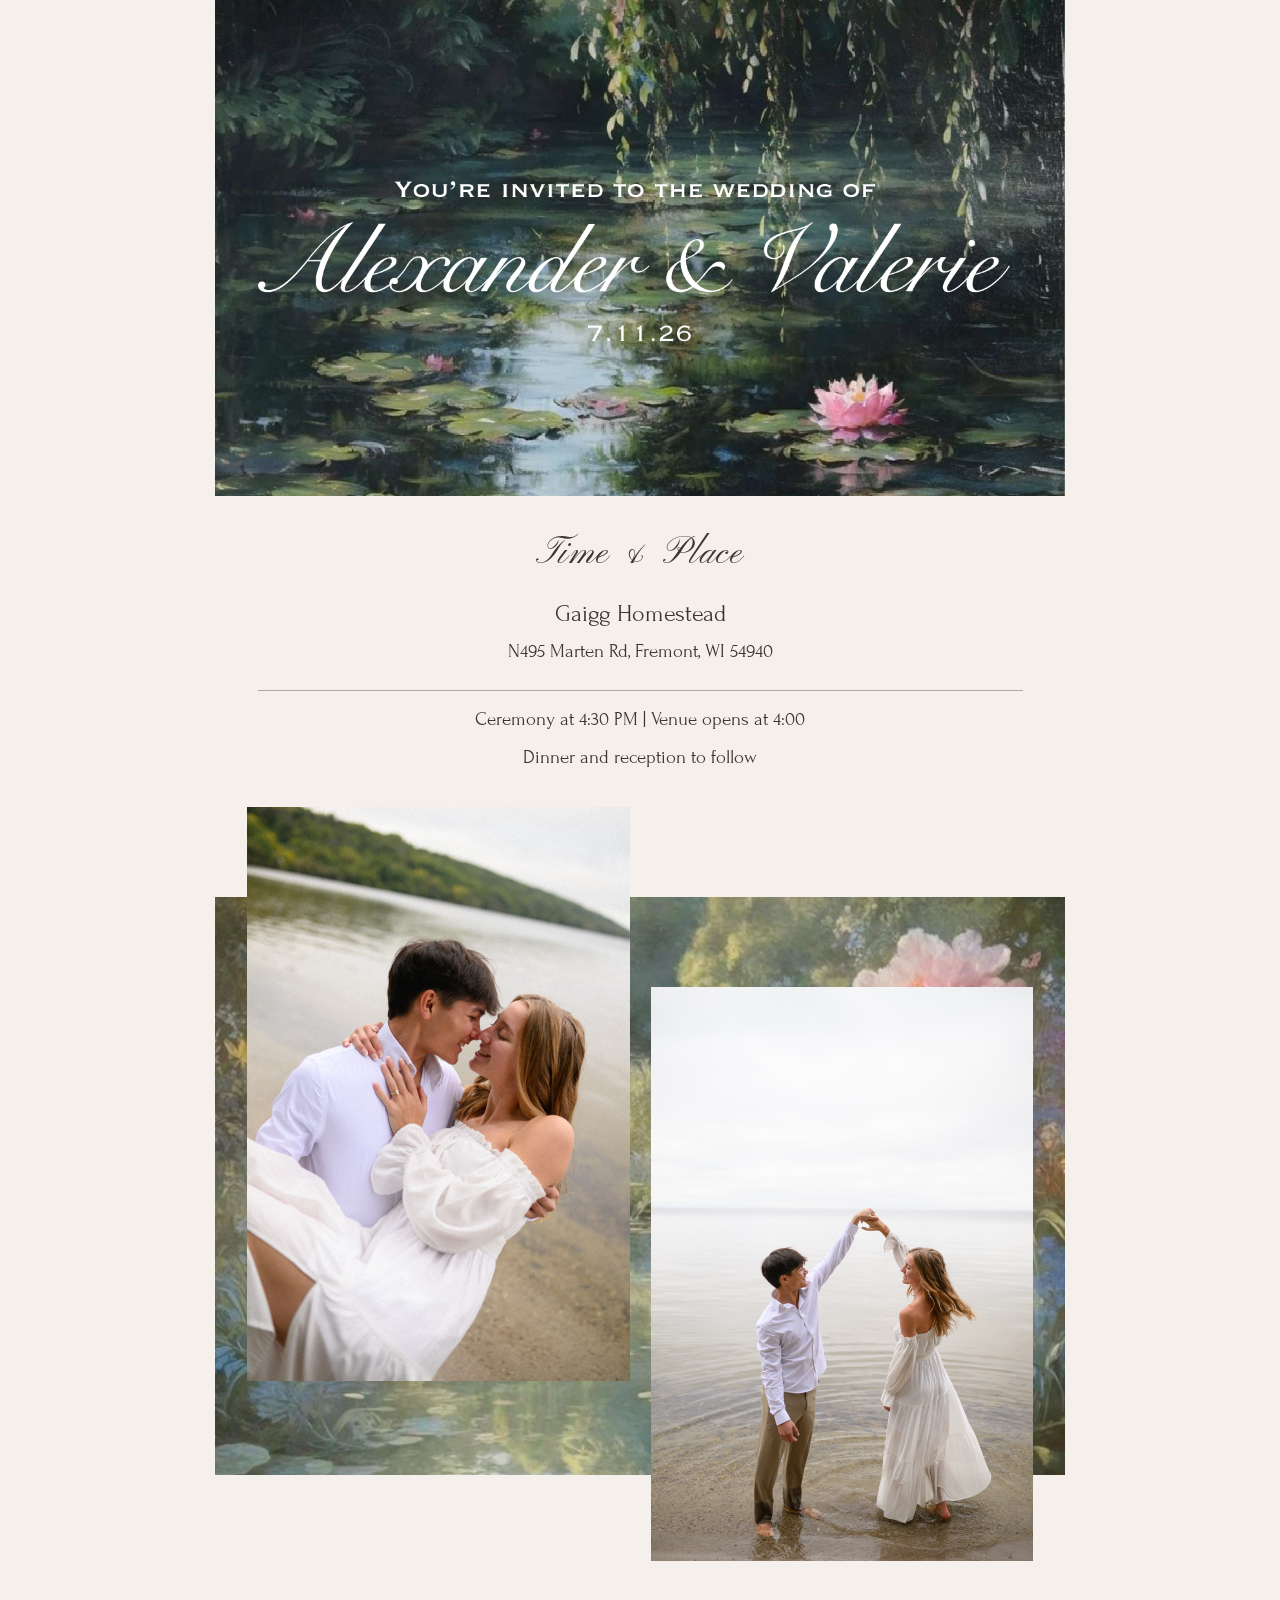
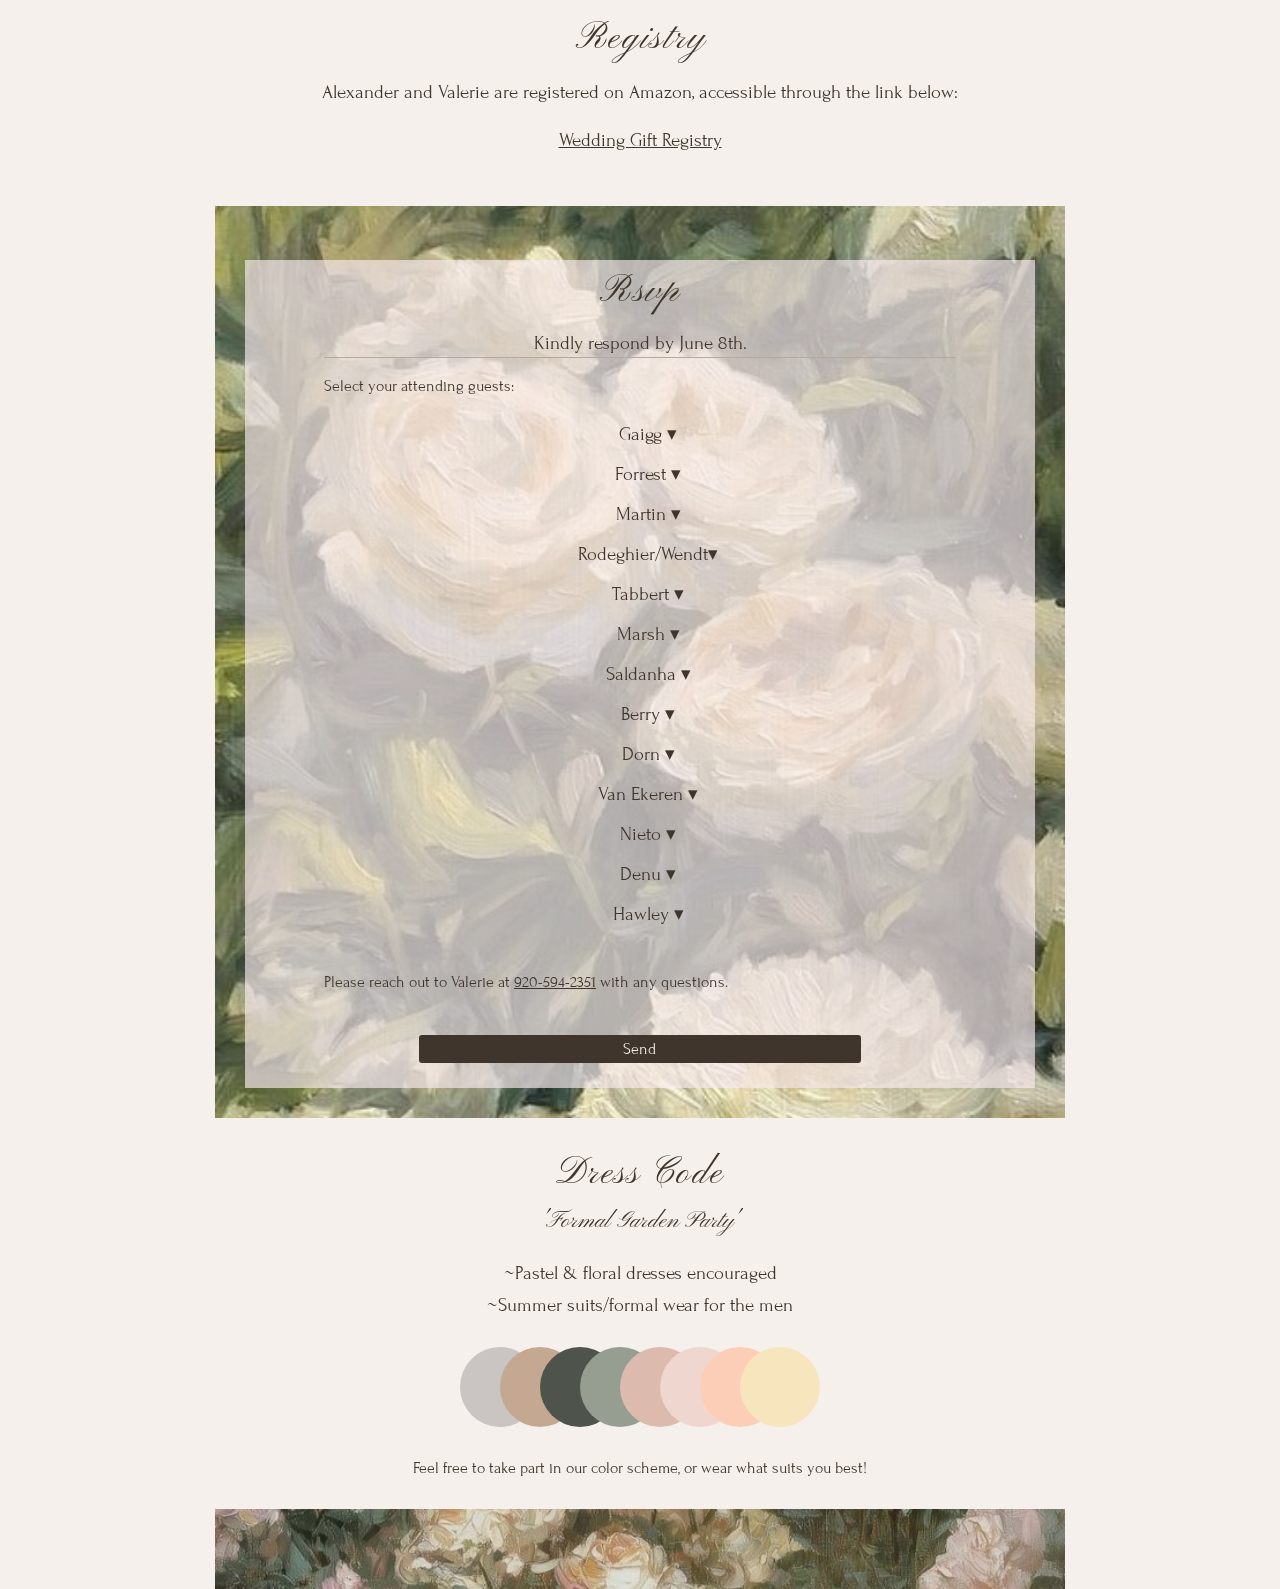
<file: index.html>
<!DOCTYPE html>
<html lang="en">
<head>
    <meta charset="UTF-8">
    <meta name="viewport" content="width=device-width, initial-scale=1.0">
    <link rel="preconnect" href="https://fonts.googleapis.com">
    <link rel="preconnect" href="https://fonts.gstatic.com" crossorigin>
    <link href="https://fonts.googleapis.com/css2?family=Pinyon+Script&display=swap" rel="stylesheet">
    <link href="https://fonts.googleapis.com/css2?family=Forum&display=swap" rel="stylesheet">
    <link rel="stylesheet" href="style.css">
    <script src="site.js" defer></script>
    <title>Your Invitation</title>
</head>
<body>
    <main>
        <img src="img/banner4.PNG" width="100%">
        <h1 class="pinyon">Time & Place</h1>
        <div class="details">
            <h2 class="forum">Gaigg Homestead</h2>
            <h3 class="forum">N495 Marten Rd, Fremont, WI 54940</h3>
        </div>
        <div>
            <h3 class="forum">Ceremony at 4:30 PM | Venue opens at 4:00</h3>
            <h3 class="forum">Dinner and reception to follow</h3>
        </div>
        <div class="monet">
            <img id="in-1" src="img/invite-1.JPG" width="45%">
             <img id="in-2" src="img/invite-2.JPG" width="45%">
        </div>
        <div class="registry">
            <h1 class="pinyon">Registry</h1>
            <h3 class="forum">Alexander and Valerie are registered on Amazon, accessible through the link below:</h3>
            <a href="https://www.amazon.com/wedding/guest-view/1FX90VJ1V2QB9" target="_blank">Wedding Gift Registry</a>
        </div>
        <div class="rsvp-wrap">
            <div class="rsvp">
            <h1 class="pinyon">Rsvp</h1>
            <h3 class="forum">Kindly respond by June 8th.</h3>
            <form action="https://formspree.io/f/xaqkenvz" method="POST">
                <!-- <div>
                    <input type="checkbox" id="attend-yes" name="attend-yes" value="yes">
                    <label for="attend-yes">Attending</label>
                    <input type="checkbox" id="attend-no" name="attend-no" value="no">
                    <label for="attend-no">Declining</label>
                </div>
                <label>Please list your name and any others you are rsvp'ing for:</label>
                <textarea name="guestnames" required></textarea> -->
                <p class="forum text-sm">Select your attending guests:</p>
                <div class="form-wrap">
                    <div class="guestnames">
                        <a onclick="showG()">Gaigg &#9662;</a>
                        <div id="gaigg-list" >
                            <input type="checkbox" id="" name="josh" value="josh">
                            <label for="attend-yes">Joshua</label><br />
                            <input type="checkbox" id="" name="ella" value="ella">
                            <label for="attend-yes">Ella</label><br />
                            <input type="checkbox" id="" name="rosalie" value="rosalie">
                            <label for="attend-yes">Rosalie</label><br />
                            <input type="checkbox" id="" name="jeremiah" value="jeremiah">
                            <label for="attend-yes">Jeremiah</label><br />
                        </div>
                        <a onclick="showF()">Forrest &#9662;</a>
                        <div id="forrest-list">
                            <input type="checkbox" id="" name="kerry" value="kerry">
                            <label for="attend-yes">Kerry</label><br />
                            <input type="checkbox" id="" name="chad" value="chad">
                            <label for="attend-yes">Chad</label><br />
                            <input type="checkbox" id="" name="nicole" value="nicole">
                            <label for="attend-yes">Nicole</label><br />
                            <input type="checkbox" id="" name="samantha" value="samantha">
                            <label for="attend-yes">Samantha</label><br />
                            <input type="checkbox" id="" name="ian" value="ian">
                            <label for="attend-yes">Ian</label><br />
                        </div>
                        <a onclick="showM()">Martin &#9662;</a>
                        <div id="martin-list">
                            <input type="checkbox" id="" name="joey" value="joey">
                            <label for="attend-yes">Joey</label><br />
                            <input type="checkbox" id="" name="taylor" value="taylor">
                            <label for="attend-yes">Taylor</label><br />
                            <input type="checkbox" id="" name="eden" value="eden">
                            <label for="attend-yes">Eden</label><br />
                        </div>
                        <a onclick="showR()">Rodeghier/Wendt&#9662;</a>
                        <div id="rodeghier-list">
                            <input type="checkbox" id="" name="jason" value="jason">
                            <label for="attend-yes">Jason</label><br />
                            <input type="checkbox" id="" name="kelly" value="kelly">
                            <label for="attend-yes">Kelly</label><br />
                            <input type="checkbox" id="" name="ryan" value="ryan">
                            <label for="attend-yes">Ryan</label><br />
                            <input type="checkbox" id="" name="douglas" value="douglas">
                            <label for="attend-yes">Douglas</label><br />
                            <input type="checkbox" id="" name="tammy" value="tammy">
                            <label for="attend-yes">Tammy</label><br />
                            <input type="checkbox" id="" name="claire" value="claire">
                            <label for="attend-yes">Claire</label><br />
                            <input type="checkbox" id="" name="ammy" value="ammy">
                            <label for="attend-yes">Ammy</label>
                        
                        </div>
                        <a onclick="showT()">Tabbert &#9662;</a>
                        <div id="tabbert-list">
                            <input type="checkbox" id="" name="josh" value="josh">
                            <label for="attend-yes">Josh</label><br />
                            <input type="checkbox" id="" name="jenny" value="jenny">
                            <label for="attend-yes">Jenny</label><br />
                            <input type="checkbox" id="" name="isaiah" value="isaiah">
                            <label for="attend-yes">Isaiah</label><br />
                            <input type="checkbox" id="" name="noah" value="noah">
                            <label for="attend-yes">Noah</label><br />
                            <input type="checkbox" id="" name="sam" value="sam">
                            <label for="attend-yes">Sam</label><br />
                            <input type="checkbox" id="" name="ben" value="ben">
                            <label for="attend-yes">Ben</label><br />
                        </div>
                        <a onclick="showMa()">Marsh &#9662;</a>
                        <div id="marsh-list">
                            <input type="checkbox" id="" name="michael" value="michael">
                            <label for="attend-yes">Michael</label><br />
                            <input type="checkbox" id="" name="andrea" value="andrea">
                            <label for="attend-yes">Andrea</label><br />
                            <input type="checkbox" id="" name="emma" value="emma">
                            <label for="attend-yes">Emma</label><br />
                            <input type="checkbox" id="" name="annabelle" value="annabelle">
                            <label for="attend-yes">Annabelle</label><br />
                        </div>
                        <a onclick="showS()">Saldanha &#9662;</a>
                        <div id="saldanha-list">
                            <input type="checkbox" id="" name="pedro" value="pedro">
                            <label for="attend-yes">Pedro</label><br />
                            <input type="checkbox" id="" name="becca" value="becca">
                            <label for="attend-yes">Becca</label><br />
                        </div>
                        <a onclick="showB()">Berry &#9662;</a>
                        <div id="berry-list">
                            <input type="checkbox" id="" name="xander" value="xander">
                            <label for="attend-yes">Xander</label><br />
                            <input type="checkbox" id="" name="emily" value="emily">
                            <label for="attend-yes">Emily</label><br />
                            <input type="checkbox" id="" name="selah" value="selah">
                            <label for="attend-yes">Selah</label><br />
                        </div>
                        <a onclick="showD()">Dorn &#9662;</a>
                        <div id="dorn-list">
                            <input type="checkbox" id="" name="weston" value="weston">
                            <label for="attend-yes">Weston</label><br />
                            <input type="checkbox" id="" name="sophia" value="sophia">
                            <label for="attend-yes">Sophia</label><br />
                            <input type="checkbox" id="" name="luca" value="luca">
                            <label for="attend-yes">Luca</label><br />
                        </div>
                        <a onclick="showV()">Van Ekeren &#9662;</a>
                        <div id="van-ekeren-list">
                            <input type="checkbox" id="" name="logan" value="logan">
                            <label for="attend-yes">Logan</label><br />
                            <input type="checkbox" id="" name="lexi" value="lexi">
                            <label for="attend-yes">Lexi Hilt</label><br />
                        </div>
                        <a onclick="showN()">Nieto &#9662;</a>
                        <div id="nieto-list">
                            <input type="checkbox" id="" name="sebastion" value="sebastion">
                            <label for="attend-yes">Sebastion</label><br />
                        </div>
                        <a onclick="showDe()">Denu &#9662;</a>
                        <div id="denu-list">
                            <input type="checkbox" id="" name="jeff" value="jeff">
                            <label for="attend-yes">Jeff</label><br />
                            <input type="checkbox" id="" name="amanda" value="amanda">
                            <label for="attend-yes">Amanda</label><br />
                        </div>
                        <a onclick="showH()">Hawley &#9662;</a>
                        <div id="hawley-list">
                            <input type="checkbox" id="" name="skylar" value="skylar">
                            <label for="attend-yes">Skylar</label><br />
                            <input type="checkbox" id="" name="keeley" value="keeley">
                            <label for="attend-yes">Keeley</label><br />
                        </div>
                    </div>
                </div>


                <h3 class="forum text-sm">Please reach out to Valerie at <a class="text-sm" href="tel:920-594-2351">920-594-2351</a> with any questions.</h3>
                <button type="submit">Send</button>
            </form>
            </div> 
        </div>
        <div class="dress">
            <h1 class="pinyon">Dress Code</h1>
            <h2 class="pinyon">'Formal Garden Party'</h2>
            <h3 class="forum">~Pastel & floral dresses encouraged</h3>
            <h3 class="forum">~Summer suits/formal wear for the men</h3>
           <div class="circle-wrap">
                <div class="circle grey"></div>
                <div class="circle tan"></div>
                <div class="circle dk-grn"></div>
                <div class="circle lt-grn"></div>
                <div class="circle dk-pnk"></div>
                <div class="circle lt-pnk"></div>
                <div class="circle peach"></div>
                <div class="circle yellow"></div>
           </div>
           <h3 class="forum text-sm">Feel free to take part in our color scheme, or wear what suits you best!</h3>
        </div>
    </main>
    <footer></footer>
</body>
</html>
</file>
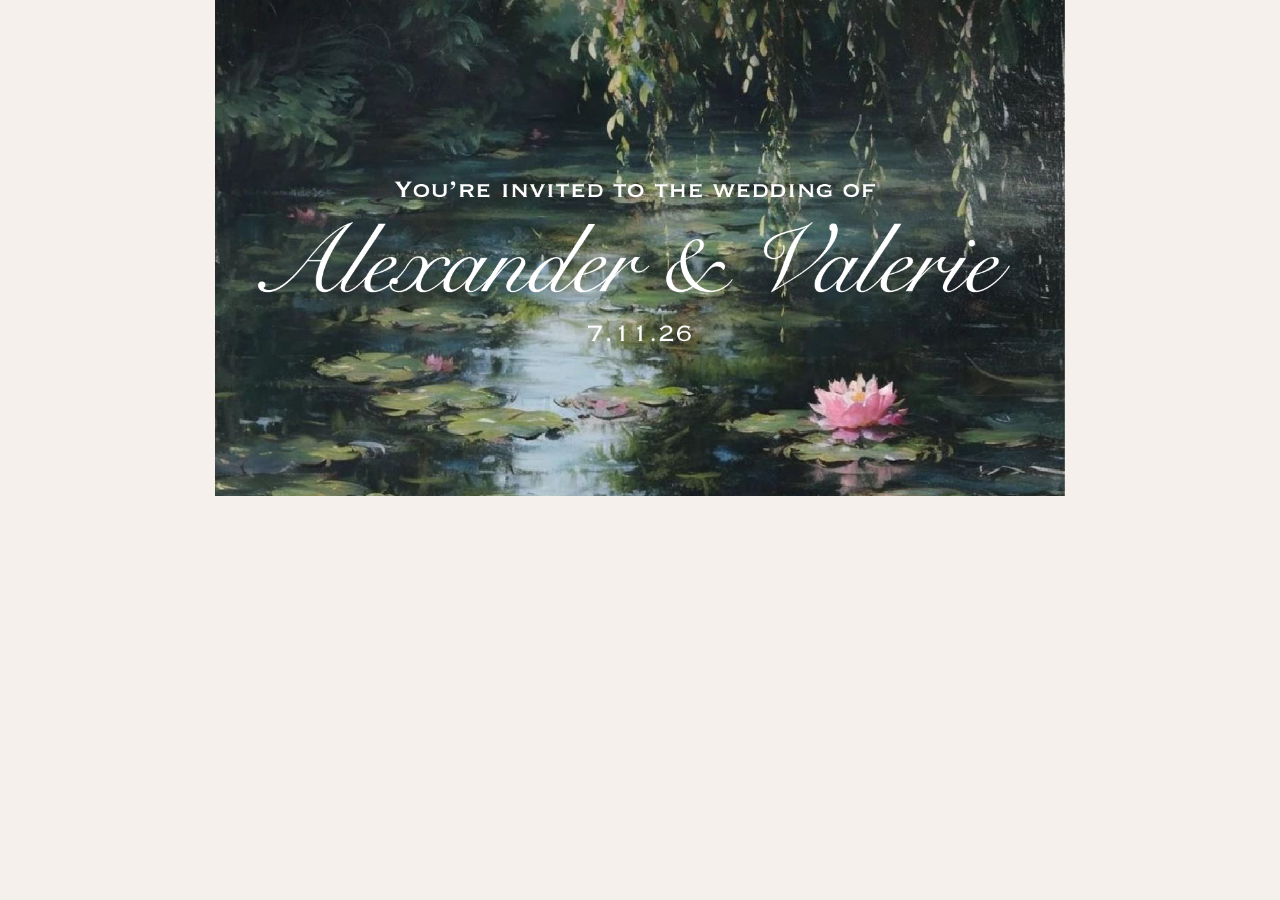
<file: test.html>
<!DOCTYPE html>
<html lang="en">
<head>
    <meta name="viewport" content="width=device-width, initial-scale=1.0">
    <!-- <link rel="preconnect" href="https://fonts.googleapis.com">
    <link rel="preconnect" href="https://fonts.gstatic.com" crossorigin>
    <link href="https://fonts.googleapis.com/css2?family=Pinyon+Script&display=swap" rel="stylesheet">-->
    <link rel="stylesheet" href="style.css"> 
    <script src="site.js" defer></script>
    <title>Document</title>
</head>
<body>
    <main id="main2">
            <div>
                <!-- <img src="img/banner2.PNG" width="100%">
                <img src="img/banner3.PNG" width="100%"> -->
                <img src="img/banner4.PNG" width="100%">
            </div>
           <div>
                
           </div>
        </main>
</body>
</html>
</file>
<file: style.css>
:root{
  --background: #f5f0eb;
  --text: #40352d;
}
/* .font-copper {
  font-family: var(--copper);
  font-weight: 300;
  font-style: normal;
} */
/* .font-snell {
  font-family: var(--snell);
  font-weight: 400;
  font-style: normal;
} */
.pinyon {
  font-family: "Pinyon Script", cursive;
  font-weight: 400;
  font-style: normal;
}

.forum {
  font-family: "Forum", serif;
  font-weight: 400;
  font-style: normal;
}



body{
  background-color: var(--background);
  color: var(--text);
  font-size: 1em;
  margin: 0px;
  padding: 0px;
  line-height: 1.2em;
}

h1{
  text-align: center;
  font-size: 2.3em;
  letter-spacing: .05em;
  padding-top: 20px;
}

h2,h4{
  margin: 6px;
}

main{
    width: 100%;
    margin-left: auto;
    margin-right: auto;
    text-align: center;
}

.details{
  width: 90%;
  margin: 0 auto;
  padding: 10px 0px;
  border-bottom: #b7a89d solid 1px;
}

.registry{
  width:90%;
  margin: 0 auto;
  margin-bottom: 50px;
  line-height: 1.8em;
}

.monet{
  background-image: url('./img/monet-2.jpg');
  background-size: cover;
  margin: 130px 0px;
  width: 100%;
}

#in-1{
  position: relative;
  top: -90px;
  margin-right: 1%;
}

#in-2{
  position: relative;
  top: 90px;
  margin-left: 1%;
}

a{
  font-size: 1.2em;
  color: var(--text);
  font-family: "Forum", serif;
}

.rsvp{
  background-color: #f7eaeea9;
  width: 100%;
  margin: 0 auto;
  line-height: 1.5em;
}
.rsvp > h3{
  margin: 0 auto;
  line-height: 1.5em;
  margin-bottom: 0px;
  width: 80%;
  border-bottom: #b7a89d solid 1px;
}
.rsvp div a{
  font-size: 1.2em;
  margin: 8px;
  width: 100%;
  cursor: pointer;
}
.rsvp-wrap{
  background-image: url("img/flower.jpg");
  background-size: cover;
  padding: 30px;
}
form{
  border-radius: 5px;
  width: 80%;
  text-align: left;
  display: flex;
  flex-direction: column;
  margin: 0 auto;
  justify-items: center;
  font-family: "Forum", serif;
}

.form-wrap{
  display: flex;
}

.guestnames{
  text-align: center;
  display: flex;
  flex-direction: column;
  justify-content: center;
  margin: 0px 10px;
  width: 100%;
  
}
.guestnames div{
  text-align: left;
  margin: 0 auto;
}


label{
  width: 100%;
  font-size: 1.2em;
}
input{
  width: 100%;
  margin: 10px 0px 10px 0px;
}

input[type="checkbox"]{
  width: 25px;
  margin: 0px 8px;
}
form div{
  margin-bottom: 20px;
}

button{
  width: 70%;
  background-color: var(--text);
  color: var(--background);
  margin: 25px auto;
  padding: 5px;
  font-size: medium;
  font-family: "Forum", serif;
  border: none;
  border-radius: 3px;
}
button:hover{
  background-color: #b7a89d;
  color: var(--text);
}

.text-sm{
  font-size: 1em;
}

.dress{
  line-height: 1.4em;
}
.dress h3{
  margin: 30px;
}
.dress h3:nth-of-type(1){
  margin-top: 30px;
  margin-bottom: -20px;
}

.circle-wrap{
  display: flex;
  justify-content: center;
  margin: 0 auto;
  margin-left: 40px;
}

.circle{
  margin-left: -40px;
  width: 80px;
  height: 80px;
  background-color: #b7a89d;
  border-radius: 50%;
}

.dk-grn{
  background-color: #4e534c;
}
.lt-grn{
  background-color: #959e91;
}
.dk-pnk{
  background-color: #ddbaae;
}
.lt-pnk{
  background-color: #efd7cf;
}
.peach{
  background-color: #fcceb8;
}
.yellow{
  background-color: #f7e5bd;
}
.grey{
  background-color: #cac4c2;
}
.tan{
  background-color: #c5a892
}


footer{
  background-image: url('./img/foot.jpg');
  background-size: cover;
  height: 80px;
}



@media (min-width: 500px){
 body{
   max-width: 850px;
   margin: 0 auto;
 };
}




/* 
.slide {
	animation: slide 3s cubic-bezier(0.250, 0.460, 0.450, 0.940) both; 
}

.fade {
	animation: fade 1s cubic-bezier(0.250, 0.460, 0.450, 0.940) both; 
}

.open{
    animation: open 2s cubic-bezier(0.250, 0.460, 0.450, 0.940) both;
   
}

.grow{
    animation: grow 2s cubic-bezier(0.250, 0.460, 0.450, 0.940) both;
   
} */


/* 
@keyframes slide {
  0% {
    transform: translateY(0);
  }
  100% {
    transform: translateY(-300px);
    opacity: 100%;
  }
}

@keyframes grow {
  0% {
    transform: translateY(-300px) ;
    opacity: 100%;
  }
  100% {
    transform: translateY(-420px) ;
    opacity: 100%;
    width: 100%;
    height: 100%;
    background-color: #b7a89d;
  }
} */


/* @keyframes fade {
  0% {
    opacity: 100%;
  }
  100% {
   opacity: 0;
  }
}

@keyframes open {
 0% {
    transform: rotateX(0) translateY(0);
    transform-origin: top;
  }
  100% {
    transform: rotateX(180deg) translateY(-12px);
    transform-origin: top;
  }
} */
</file>
